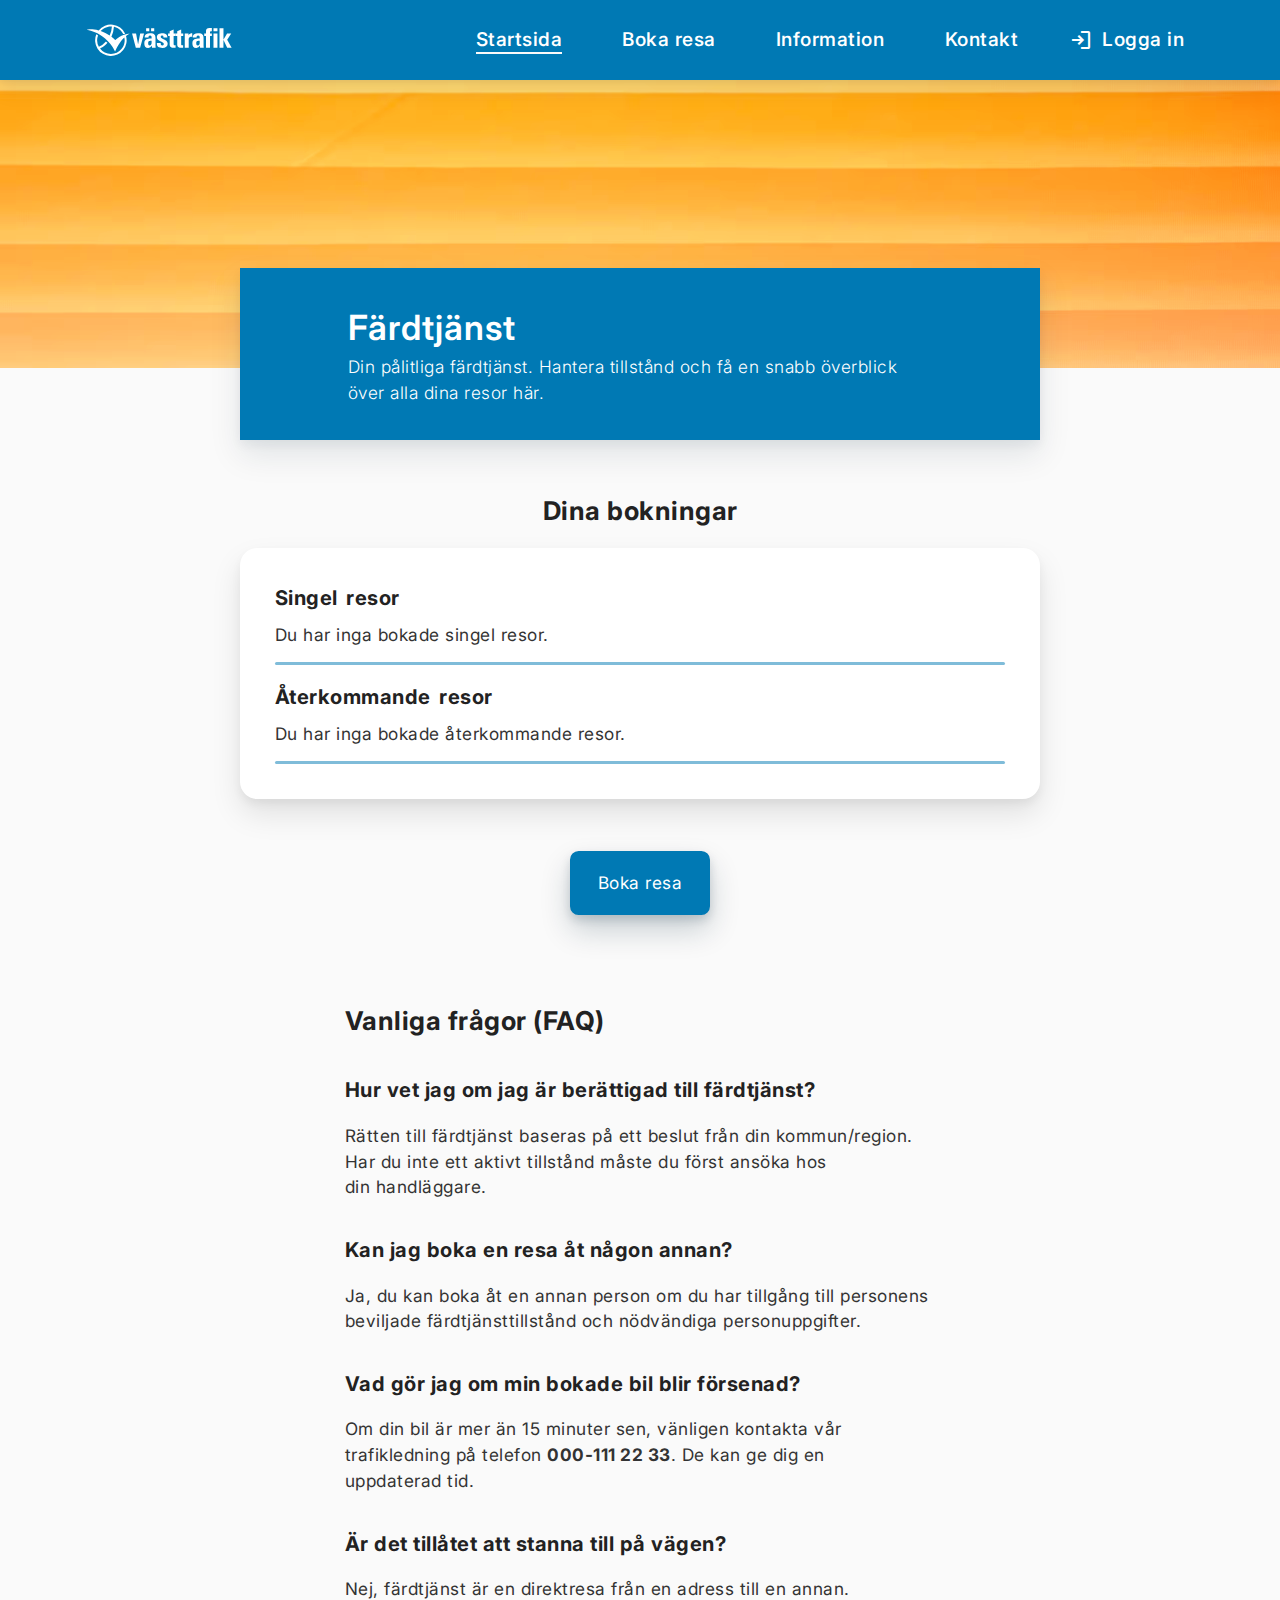
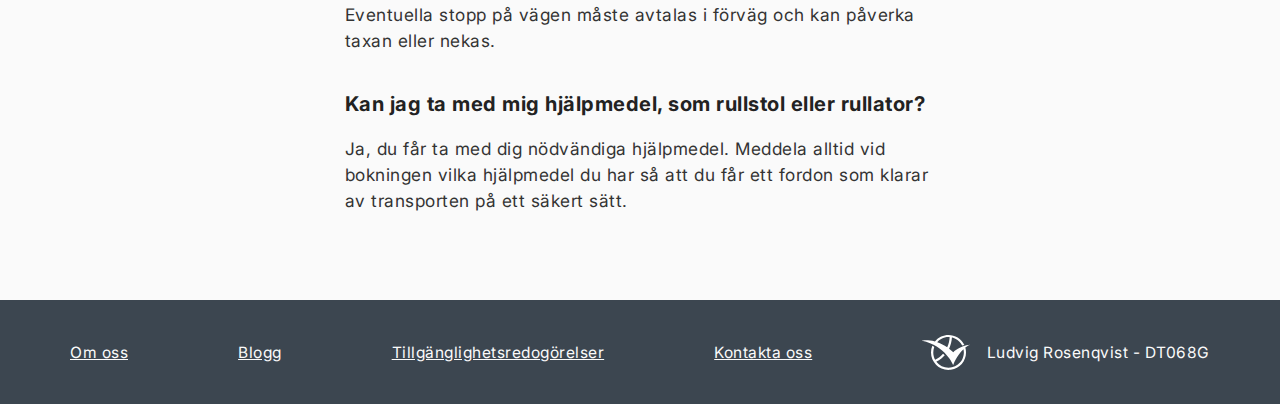
<file: index.html>
<!DOCTYPE html>
<html lang="sv">
<head>
  <meta charset="UTF-8">
  <meta name="viewport" content="width=device-width, initial-scale=1.0">
  <title>Västtrafik: färdtjänst</title>
  <!--CSS & JavaScript-->
  <link rel="stylesheet" href="css/reset.css">
  <link rel="stylesheet" href="css/styles.css">
  <script src="js/main.js" defer></script>
  <!--Favicon-->
  <link rel="icon" type="image/png" href="/bilder/favicon/favicon-96x96.png" sizes="96x96" />
  <link rel="icon" type="image/svg+xml" href="/bilder/favicon/favicon.svg" />
  <link rel="shortcut icon" href="/bilder/favicon/favicon.ico" />
  <link rel="apple-touch-icon" sizes="180x180" href="/bilder/favicon/apple-touch-icon.png" />
  <meta name="apple-mobile-web-app-title" content="Färdtjänst" />
  <link rel="manifest" href="/bilder/favicon/site.webmanifest" />
  <!--Fonts & Icons-->
  <link rel="preconnect" href="https://fonts.googleapis.com">
  <link rel="preconnect" href="https://fonts.gstatic.com" crossorigin>
  <link href="https://fonts.googleapis.com/css2?family=Geist:wght@100..900&family=Inter:ital,opsz,wght@0,14..32,100..900;1,14..32,100..900&family=Roboto:ital,wght@0,100..900;1,100..900&display=swap" rel="stylesheet">
  <link href="https://fonts.googleapis.com/css2?family=Material+Symbols+Outlined" rel="stylesheet" />
</head>
<body>

  <header>
    <div class="header-content">
      <a href="index.html" class="headerImg">
        <img src="bilder/vt-logo-vit-text.svg" alt="Västtrafiks logo">
      </a>
      <nav>
        <button type="button" class="hamburger-button">
          <div class="line line1"></div>
          <div class="line line2"></div>
          <div class="line line3"></div>
        </button>
        <ul>
          <li><a href="index.html" class="nav-active">Startsida</a></li>
          <li><a href="booking.html">Boka resa</a></li>
          <li><a href="information.html">Information</a></li>
          <li><a href="contact.html">Kontakt</a></li>
          <li>
            <button type="button" class="login-button">
              <span class="material-symbols-outlined">login</span>
              <span class="login-text">Logga in</span>
            </button>
          </li>
        </ul>
      </nav>
    </div>
  </header>

  <main>
    <section class="hero-section">
        <picture>
          <source type="image/avif" srcset="bilder/hero-image.avif">
          <source type="image/webp" srcset="bilder/hero-image.webp">
          <img src="bilder/hero-image.jpg" alt="" class="hero-image">
        </picture>
        <div class="hero-content-container">
          <div class="hero-content">
            <h1>Färdtjänst</h1>
            <p>
              Din pålitliga färdtjänst. Hantera tillstånd och få en snabb överblick över alla dina resor här.
            </p>
          </div>
        </div>
      </section>
    <div class="main-content main-content-index">
      <section class="bookings-preview">
        <h2>Dina bokningar</h2>
        <div class="preview-bookings-box">
          <h3>Singel<span class="trip-strings">resor</span></h3>
          <p class="trip-placeholder single-trip-placeholder">Du har inga bokade singel resor.</p>
          <h3 class="recurring-title">Återkommande<span class="trip-strings">resor</span></h3>
          <p class="trip-placeholder recurring-trip-placeholder">Du har inga bokade återkommande resor.</p>
        </div>
      </section>
      <a href="booking.html" class="blue-button link-button">Boka resa</a>
      <section class="faq-section">
        <h2>Vanliga frågor (FAQ)</h2>
        <h3>Hur vet jag om jag är berättigad till färdtjänst?</h3>
        <p>
          Rätten till färdtjänst baseras på ett beslut från din kommun/region. 
          Har du inte ett aktivt tillstånd måste du först ansöka hos din handläggare.
        </p>
        <h3>Kan jag boka en resa åt någon annan?</h3>
        <p>
          Ja, du kan boka åt en annan person om du har tillgång till personens beviljade färdtjänsttillstånd och nödvändiga personuppgifter.
        </p>
        <h3>Vad gör jag om min bokade bil blir försenad?</h3>
        <p>
          Om din bil är mer än 15 minuter sen, vänligen kontakta vår trafikledning på telefon <b class="tel">000-111 22 33</b>. 
          De kan ge dig en uppdaterad tid.
        </p>
        <h3>Är det tillåtet att stanna till på vägen?</h3>
        <p>
          Nej, färdtjänst är en direktresa från en adress till en annan. 
          Eventuella stopp på vägen måste avtalas i förväg och kan påverka taxan eller nekas.
        </p>
        <h3>Kan jag ta med mig hjälpmedel, som rullstol eller rullator?</h3>
        <p>
          Ja, du får ta med dig nödvändiga hjälpmedel. 
          Meddela alltid vid bokningen vilka hjälpmedel du har så att du får ett fordon som klarar av transporten på ett säkert sätt.
        </p>
      </section>
    </div>
  </main>

  <footer>
    <div class="footer-content">
      <nav>
        <ul>
          <li><a href="https://www.vasttrafik.se/om-vasttrafik/vasttrafik-ab/" target="_blank">Om oss</a></li>
          <li><a href="https://www.vasttrafik.se/om-vasttrafik/blogg/" target="_blank">Blogg</a></li>
          <li><a href="tillganglighetsredogorelser.html">Tillgänglighetsredogörelser</a></li>
          <li><a href="contact.html">Kontakta oss</a></li>
          <li>
            <div>
              <a href="index.html"><img src="bilder/vt-logo-vit.svg" alt="Västtrafiks logo"></a>
              <p>Ludvig Rosenqvist - DT068G</p>
            </div>
          </li>
        </ul>
      </nav>
    </div>
  </footer>

  <!--Content from JavaScript-->
  <div class="modal">
    <div class="modal-box">
      <p class="modal-content"></p>
      <button type="button" class="blue-button modal-button">Tillbaka</button>
    </div>
  </div>

</body>
</html>
</file>
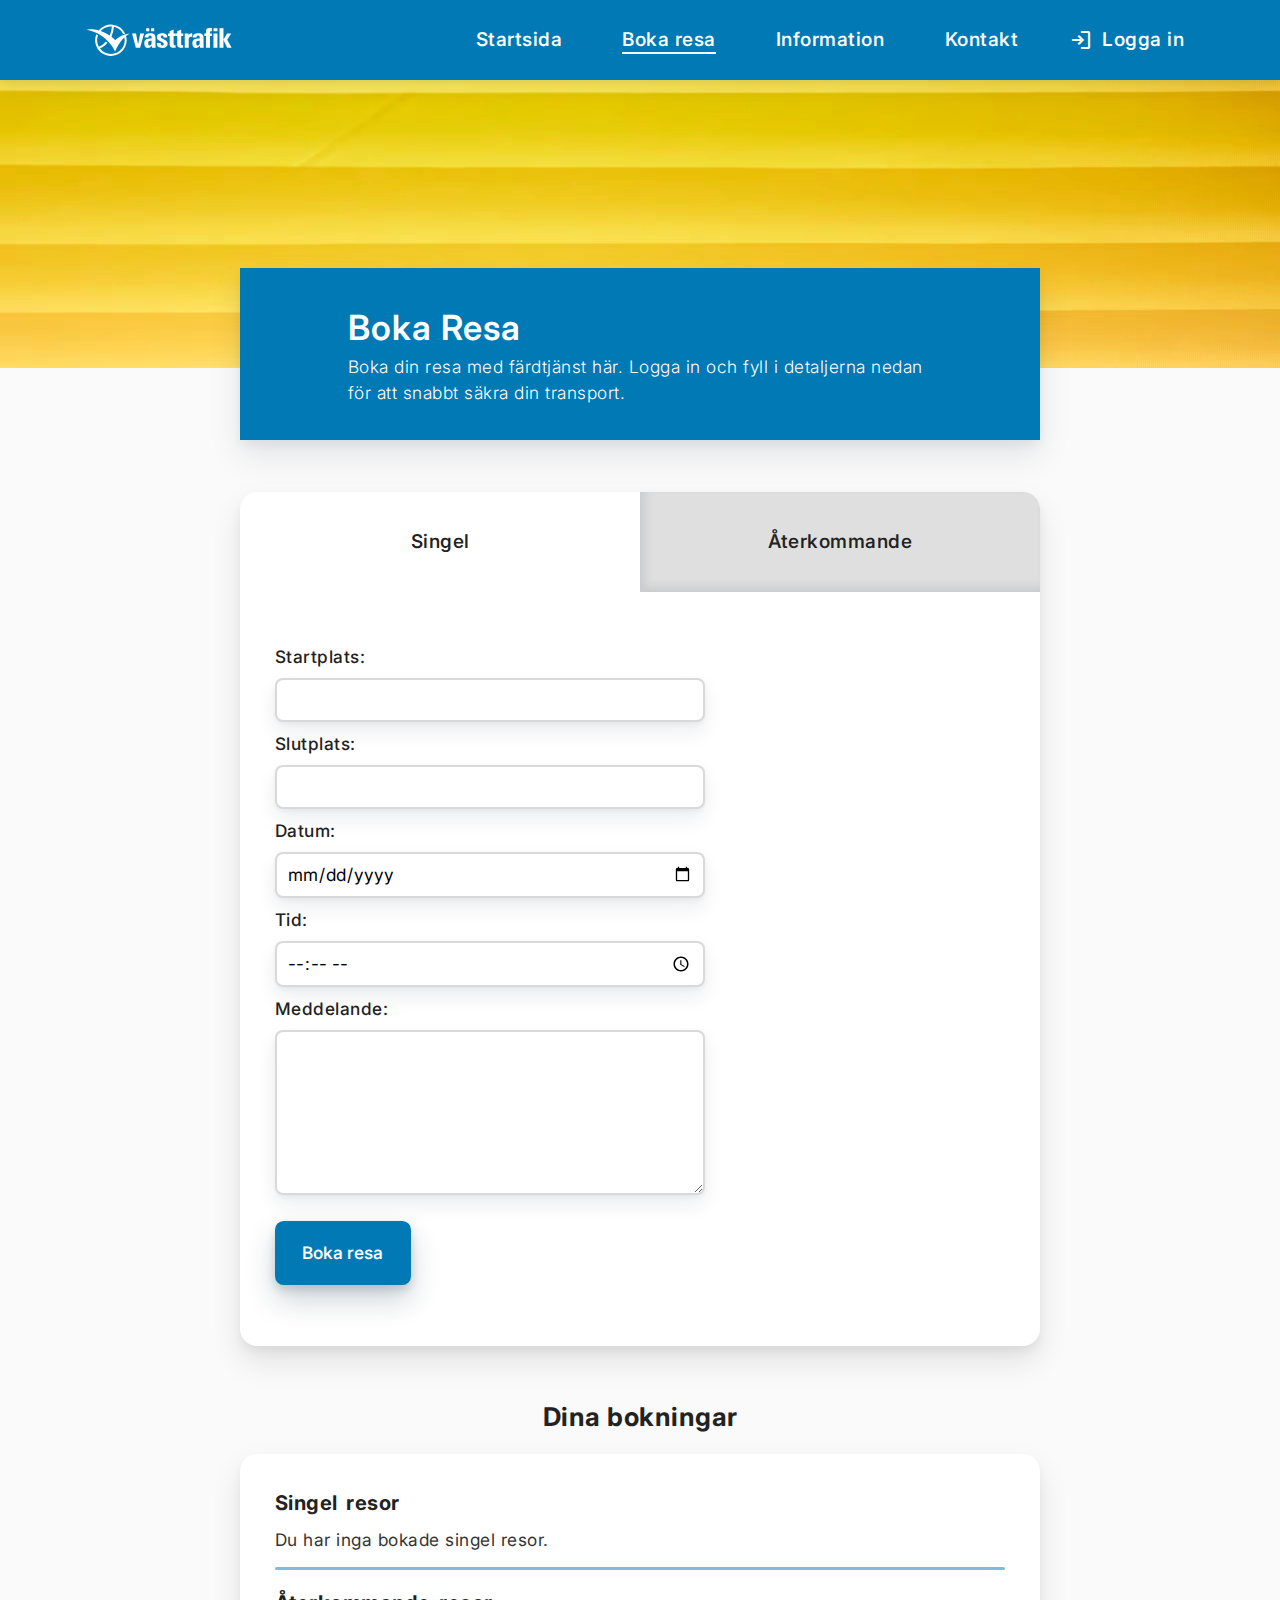
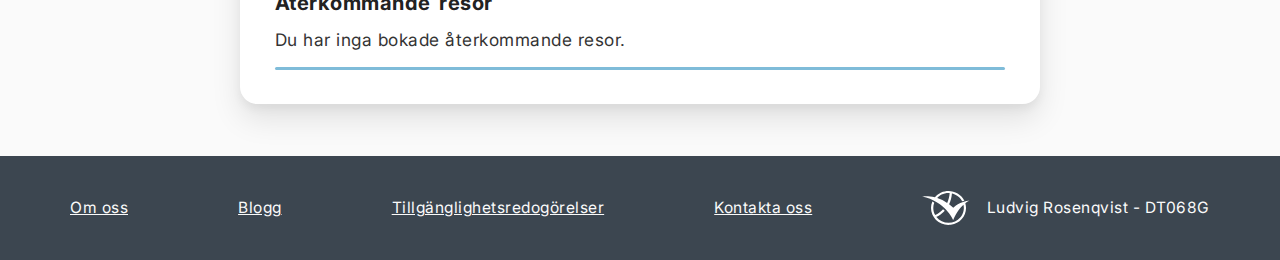
<file: booking.html>
<!DOCTYPE html>
<html lang="sv">
<head>
  <meta charset="UTF-8">
  <meta name="viewport" content="width=device-width, initial-scale=1.0">
  <title>Västtrafik: färdtjänst</title>
  <!--CSS & JavaScript-->
  <link rel="stylesheet" href="css/reset.css">
  <link rel="stylesheet" href="css/styles.css">
  <script src="js/main.js" defer></script>
  <script src="js/booking.js" defer></script>
  <!--Favicon-->
  <link rel="icon" type="image/png" href="/bilder/favicon/favicon-96x96.png" sizes="96x96" />
  <link rel="icon" type="image/svg+xml" href="/bilder/favicon/favicon.svg" />
  <link rel="shortcut icon" href="/bilder/favicon/favicon.ico" />
  <link rel="apple-touch-icon" sizes="180x180" href="/bilder/favicon/apple-touch-icon.png" />
  <meta name="apple-mobile-web-app-title" content="Färdtjänst" />
  <link rel="manifest" href="/bilder/favicon/site.webmanifest" />
  <!--Fonts & Icons-->
  <link rel="preconnect" href="https://fonts.googleapis.com">
  <link rel="preconnect" href="https://fonts.gstatic.com" crossorigin>
  <link href="https://fonts.googleapis.com/css2?family=Geist:wght@100..900&family=Inter:ital,opsz,wght@0,14..32,100..900;1,14..32,100..900&family=Roboto:ital,wght@0,100..900;1,100..900&display=swap" rel="stylesheet">
  <link href="https://fonts.googleapis.com/css2?family=Material+Symbols+Outlined" rel="stylesheet" />
</head>
<body>

  <header>
    <div class="header-content">
      <a href="index.html" class="headerImg">
        <img src="bilder/vt-logo-vit-text.svg" alt="Västtrafiks logo">
      </a>
      <nav>
        <button type="button" class="hamburger-button">
          <div class="line line1"></div>
          <div class="line line2"></div>
          <div class="line line3"></div>
        </button>
        <ul>
          <li><a href="index.html">Startsida</a></li>
          <li><a href="booking.html" class="nav-active">Boka resa</a></li>
          <li><a href="information.html">Information</a></li>
          <li><a href="contact.html">Kontakt</a></li>
          <li>
            <button type="button" class="login-button">
              <span class="material-symbols-outlined">login</span>
              <span class="login-text">Logga in</span>
            </button>
          </li>
        </ul>
      </nav>
    </div>
  </header>

  <main>
    <section class="hero-section">
        <picture>
          <source type="image/avif" srcset="bilder/hero-image.avif">
          <source type="image/webp" srcset="bilder/hero-image.webp">
          <img src="bilder/hero-image.jpg" alt="" class="hero-image hero-image-booking">
        </picture>
        <div class="hero-content-container">
          <div class="hero-content">
            <h1>Boka Resa</h1>
            <p>
              Boka din resa med färdtjänst här. Logga in och fyll i detaljerna nedan för att snabbt säkra din transport.</p>
          </div>
        </div>
      </section>
    <div class="main-content">
      <div class="bookings-box">
        <div class="bookings-box-buttons">
          <button type="button" id="single-trip-button">Singel</button>
          <button type="button" id="recurring-trip-button">Återkommande</button>
        </div>
        <form class="booking-form">
          <label for="start">Startplats:</label>
          <input type="text" name="address" id="start" autocomplete="street-address">
          <label for="end">Slutplats:</label>
          <input type="text" name="address" id="end" autocomplete="street-address">
          <label for="date" class="single-option">Datum:</label>
          <input type="date" name="date" class="single-option" id="date">
          <label for="start-date" class="recurring-option">Startdatum:</label>
          <input type="date" name="start-date" class="recurring-option" id="start-date">
          <fieldset class="recurring-option fieldset-date">
            <legend id="end-date-string">Slutdatum?</legend>
            <label class="end-date-checkbox recurring-option">
              <input type="checkbox" id="end-date-button">
              <span class="material-symbols-outlined end-date-checkbox-box">check</span>
            </label>
            <input type="date" name="end-date" id="end-date">
          </fieldset>
          
          <label for="time">Tid:</label>
          <input type="time" name="time" id="time">
          <fieldset class="recurring-option">
            <legend>Återkommande dagar:</legend>
            <div class="fieldset-days">
              <label class="bookings-checkbox">
                <input type="checkbox" class="checkbox-day" id="m">
                <span class="bookings-checkbox-box">M</span>
              </label>
              <label class="bookings-checkbox">
                <input type="checkbox" class="checkbox-day" id="ti">
                <span class="bookings-checkbox-box">T</span>
              </label>
              <label class="bookings-checkbox">
                <input type="checkbox" class="checkbox-day" id="o">
                <span class="bookings-checkbox-box">O</span>
              </label>
              <label class="bookings-checkbox">
                <input type="checkbox" class="checkbox-day" id="to">
                <span class="bookings-checkbox-box">T</span>
              </label>
              <label class="bookings-checkbox">
                <input type="checkbox" class="checkbox-day" id="f">
                <span class="bookings-checkbox-box">F</span>
              </label>
              <label class="bookings-checkbox">
                <input type="checkbox" class="checkbox-day" id="l">
                <span class="bookings-checkbox-box">L</span>
              </label>
              <label class="bookings-checkbox">
                <input type="checkbox" class="checkbox-day" id="s">
                <span class="bookings-checkbox-box">S</span>
              </label>
            </div>
          </fieldset>
              
          <label for="booking-textarea">Meddelande:</label>
          <textarea name="textarea" id="booking-textarea"></textarea>
          <button type="submit" class="blue-button" id="book-trip-button">Boka resa</button>
          <div class="error-list"></div>
        </form>
      </div>

      <section class="bookings-preview">
        <h2>Dina bokningar</h2>
        <div class="preview-bookings-box">
          <h3>Singel<span class="trip-strings">resor</span></h3>
          <p class="trip-placeholder single-trip-placeholder">Du har inga bokade singel resor.</p>
          <h3 class="recurring-title">Återkommande<span class="trip-strings">resor</span></h3>
          <p class="trip-placeholder recurring-trip-placeholder">Du har inga bokade återkommande resor.</p>
        </div>
      </section>
    </div>

      
  </main>

  <footer>
    <div class="footer-content">
      <nav>
        <ul>
          <li><a href="https://www.vasttrafik.se/om-vasttrafik/vasttrafik-ab/" target="_blank">Om oss</a></li>
          <li><a href="https://www.vasttrafik.se/om-vasttrafik/blogg/" target="_blank">Blogg</a></li>
          <li><a href="tillganglighetsredogorelser.html">Tillgänglighetsredogörelser</a></li>
          <li><a href="contact.html">Kontakta oss</a></li>
          <li>
            <div>
              <a href="index.html"><img src="bilder/vt-logo-vit.svg" alt="Västtrafiks logo"></a>
              <p>Ludvig Rosenqvist - DT068G</p>
            </div>
          </li>
        </ul>
      </nav>
    </div>
  </footer>

  <!--Modal structure-->
  <div class="modal">
    <div class="modal-box">
      <p class="modal-content"></p>
      <button type="button" class="blue-button modal-button">Tillbaka</button>
    </div>
  </div>
</body>
</html>
</file>
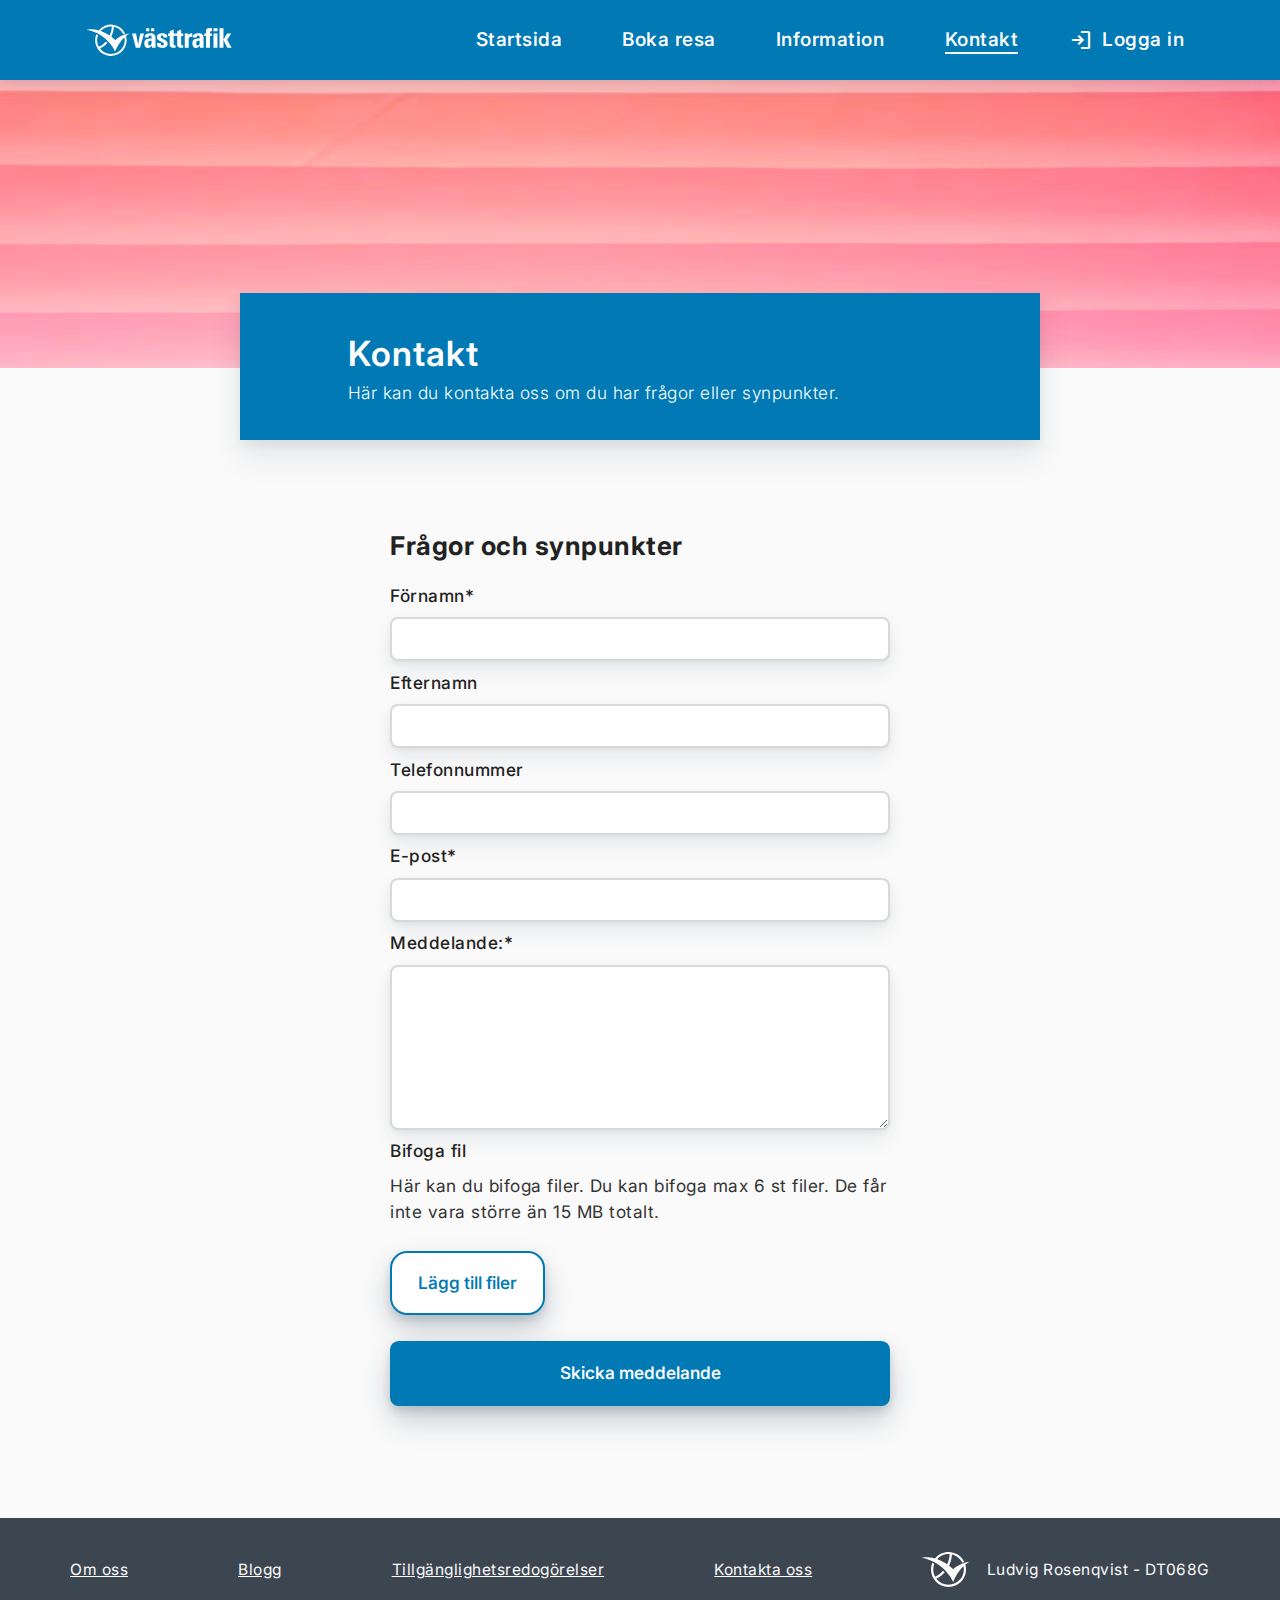
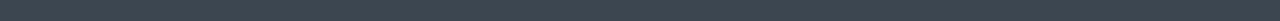
<file: contact.html>
<!DOCTYPE html>
<html lang="sv">
<head>
  <meta charset="UTF-8">
  <meta name="viewport" content="width=device-width, initial-scale=1.0">
  <title>Västtrafik: färdtjänst</title>
  <!--CSS & JavaScript-->
  <link rel="stylesheet" href="css/reset.css">
  <link rel="stylesheet" href="css/styles.css">
  <script src="js/main.js" defer></script>
  <!--Favicon-->
  <link rel="icon" type="image/png" href="/bilder/favicon/favicon-96x96.png" sizes="96x96" />
  <link rel="icon" type="image/svg+xml" href="/bilder/favicon/favicon.svg" />
  <link rel="shortcut icon" href="/bilder/favicon/favicon.ico" />
  <link rel="apple-touch-icon" sizes="180x180" href="/bilder/favicon/apple-touch-icon.png" />
  <meta name="apple-mobile-web-app-title" content="Färdtjänst" />
  <link rel="manifest" href="/bilder/favicon/site.webmanifest" />
  <!--Fonts & Icons-->
  <link rel="preconnect" href="https://fonts.googleapis.com">
  <link rel="preconnect" href="https://fonts.gstatic.com" crossorigin>
  <link href="https://fonts.googleapis.com/css2?family=Geist:wght@100..900&family=Inter:ital,opsz,wght@0,14..32,100..900;1,14..32,100..900&family=Roboto:ital,wght@0,100..900;1,100..900&display=swap" rel="stylesheet">
  <link href="https://fonts.googleapis.com/css2?family=Material+Symbols+Outlined" rel="stylesheet" />
</head>
<body>

  <header>
    <div class="header-content">
      <a href="index.html" class="headerImg">
        <img src="bilder/vt-logo-vit-text.svg" alt="Västtrafiks logo">
      </a>
      <nav>
        <button type="button" class="hamburger-button">
          <div class="line line1"></div>
          <div class="line line2"></div>
          <div class="line line3"></div>
        </button>
        <ul>
          <li><a href="index.html">Startsida</a></li>
          <li><a href="booking.html">Boka resa</a></li>
          <li><a href="information.html">Information</a></li>
          <li><a href="contact.html" class="nav-active">Kontakt</a></li>
          <li>
            <button type="button" class="login-button">
              <span class="material-symbols-outlined">login</span>
              <span class="login-text">Logga in</span>
            </button>
          </li>
        </ul>
      </nav>
    </div>
  </header>

  <main>
    <section class="hero-section">
        <picture>
          <source type="image/avif" srcset="bilder/hero-image.avif">
          <source type="image/webp" srcset="bilder/hero-image.webp">
          <img src="bilder/hero-image.jpg" alt="" class="hero-image hero-image-contact">
        </picture>
        <div class="hero-content-container">
          <div class="hero-content">
            <h1>Kontakt</h1>
            <p>
              Här kan du kontakta oss om du har frågor eller synpunkter.</p>
          </div>
        </div>
      </section>
    <div class="main-content main-content-contact">
      <section class="contact-form-container">
        <h2>Frågor och synpunkter</h2>
        <form class="contact-form">
          <label for="first-name">Förnamn*</label>
          <input type="text" name="first-name"  id="first-name" autocomplete="given-name">
          <label for="surname">Efternamn</label>
          <input type="text" name="surname" id="surname" autocomplete="family-name">
          <label for="tel">Telefonnummer</label>
          <input type="tel" name="tel" id="tel" autocomplete="tel">
          <label for="email">E-post*</label>
          <input type="email" name="email" id="email" autocomplete="email">
          <label for="contact-textarea">Meddelande:*</label>
          <textarea name="textarea" id="contact-textarea"></textarea>
          <label for="form-file-button">Bifoga fil</label>
          <p>Här kan du bifoga filer. Du kan bifoga max 6 st filer. De får inte vara större än 15 MB totalt.</p>
          <button type="button" class="white-button" id="form-file-button">
            Lägg till filer
          </button>
          <button type="submit" class="blue-button" id="form-submit-button">Skicka meddelande</button>
          <div class="error-list"></div>
        </form>
      </section>
    </div>
  </main>

  <footer>
    <div class="footer-content">
      <nav>
        <ul>
          <li><a href="https://www.vasttrafik.se/om-vasttrafik/vasttrafik-ab/" target="_blank">Om oss</a></li>
          <li><a href="https://www.vasttrafik.se/om-vasttrafik/blogg/" target="_blank">Blogg</a></li>
          <li><a href="tillganglighetsredogorelser.html">Tillgänglighetsredogörelser</a></li>
          <li><a href="contact.html">Kontakta oss</a></li>
          <li>
            <div>
              <a href="index.html"><img src="bilder/vt-logo-vit.svg" alt="Västtrafiks logo"></a>
              <p>Ludvig Rosenqvist - DT068G</p>
            </div>
          </li>
        </ul>
      </nav>
    </div>
  </footer>

  <!--Content from JavaScript-->
  <div class="modal">
    <div class="modal-box">
      <p class="modal-content"></p>
      <button type="button" class="blue-button modal-button">Tillbaka</button>
    </div>
  </div>

</body>
</html>
</file>
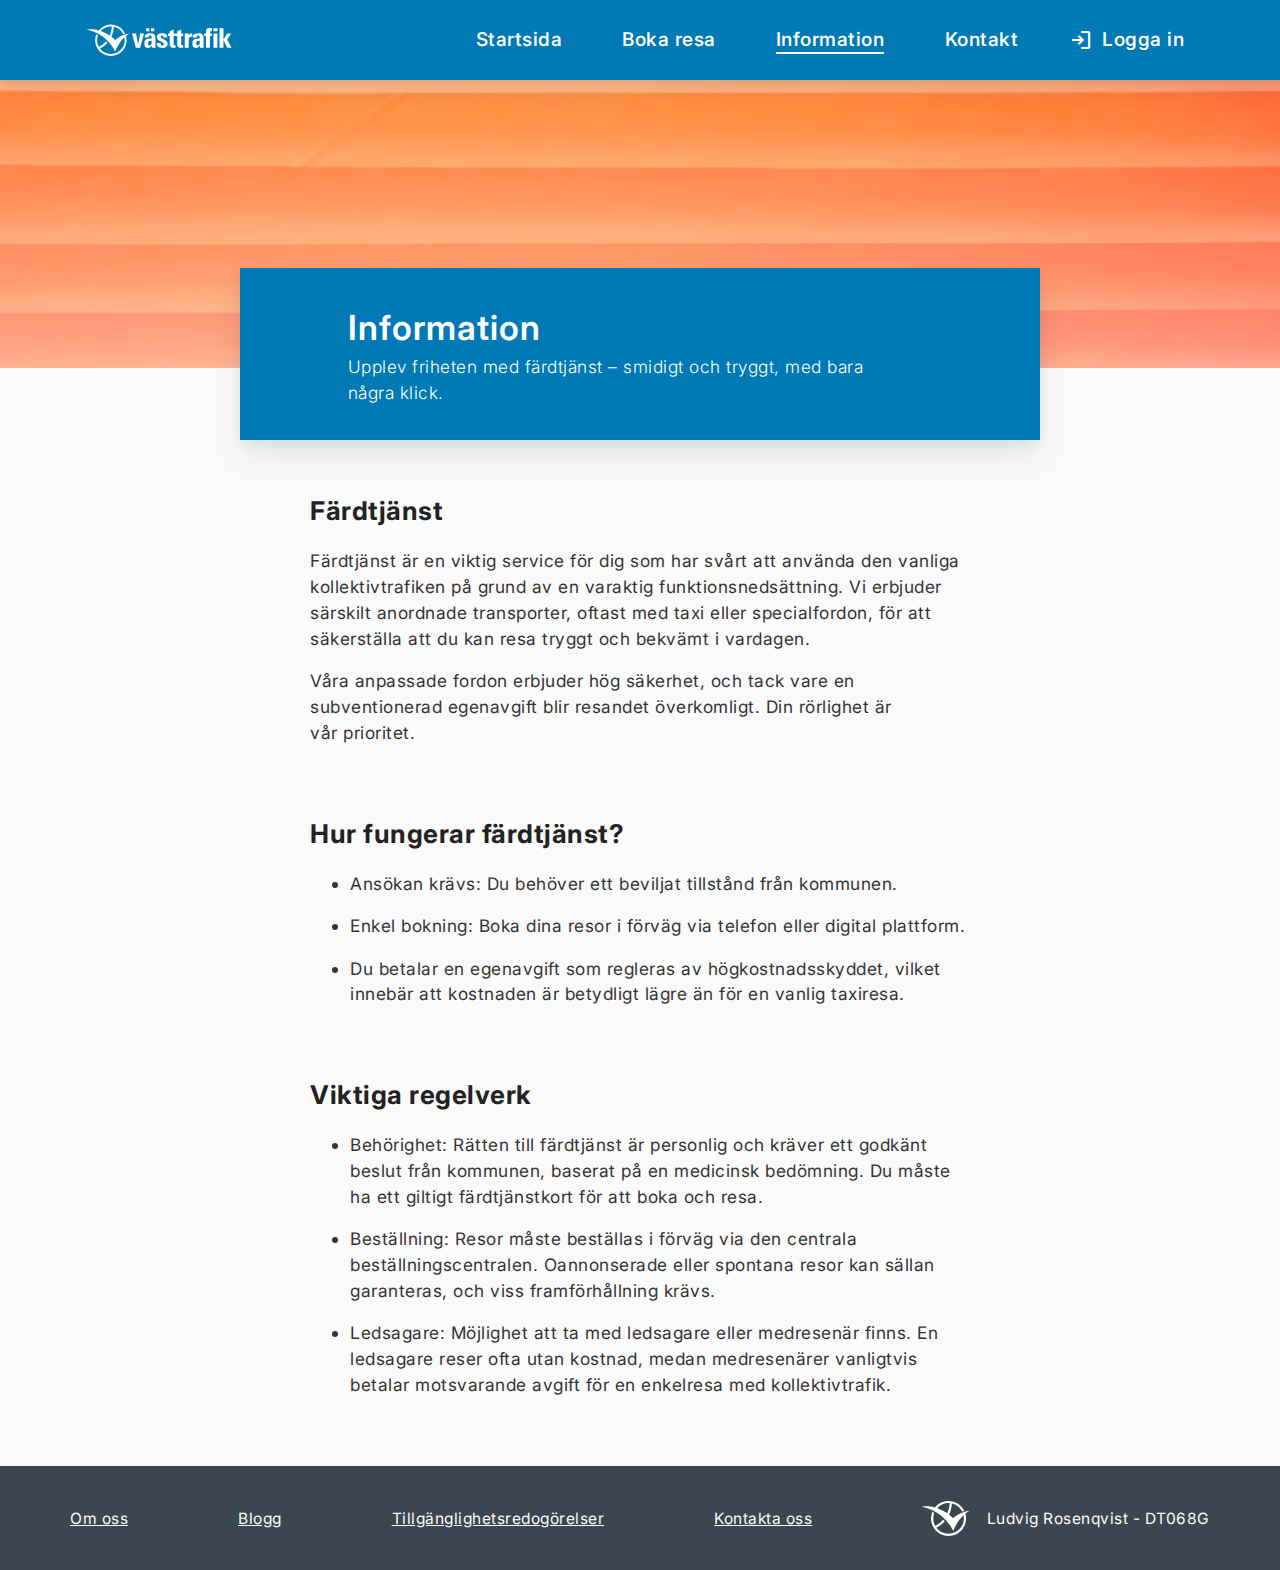
<file: information.html>
<!DOCTYPE html>
<html lang="sv">
<head>
  <meta charset="UTF-8">
  <meta name="viewport" content="width=device-width, initial-scale=1.0">
  <title>Västtrafik: information</title>
  <!--CSS & JavaScript-->
  <link rel="stylesheet" href="css/reset.css">
  <link rel="stylesheet" href="css/styles.css">
  <script src="js/main.js" defer></script>
  <!--Favicon-->
  <link rel="icon" type="image/png" href="/bilder/favicon/favicon-96x96.png" sizes="96x96" />
  <link rel="icon" type="image/svg+xml" href="/bilder/favicon/favicon.svg" />
  <link rel="shortcut icon" href="/bilder/favicon/favicon.ico" />
  <link rel="apple-touch-icon" sizes="180x180" href="/bilder/favicon/apple-touch-icon.png" />
  <meta name="apple-mobile-web-app-title" content="Färdtjänst" />
  <link rel="manifest" href="/bilder/favicon/site.webmanifest" />
  <!--Fonts & Icons-->
  <link rel="preconnect" href="https://fonts.googleapis.com">
  <link rel="preconnect" href="https://fonts.gstatic.com" crossorigin>
  <link href="https://fonts.googleapis.com/css2?family=Geist:wght@100..900&family=Inter:ital,opsz,wght@0,14..32,100..900;1,14..32,100..900&family=Roboto:ital,wght@0,100..900;1,100..900&display=swap" rel="stylesheet">
  <link href="https://fonts.googleapis.com/css2?family=Material+Symbols+Outlined" rel="stylesheet" />
</head>
<body>

  <header>
    <div class="header-content">
      <a href="index.html" class="headerImg">
        <img src="bilder/vt-logo-vit-text.svg" alt="Västtrafiks logo">
      </a>
      <nav>
        <button type="button" class="hamburger-button">
          <span class="line line1"></span>
          <span class="line line2"></span>
          <span class="line line3"></span>
        </button>
        <ul>
          <li><a href="index.html">Startsida</a></li>
          <li><a href="booking.html">Boka resa</a></li>
          <li><a href="information.html" class="nav-active">Information</a></li>
          <li><a href="contact.html">Kontakt</a></li>
          <li>
            <button type="button" class="login-button">
              <span class="material-symbols-outlined">login</span>
              <span class="login-text">Logga in</span>
            </button>
          </li>
        </ul>
      </nav>
    </div>
  </header>

  <main>
    <section class="hero-section">
        <picture>
          <source type="image/avif" srcset="bilder/hero-image.avif">
          <source type="image/webp" srcset="bilder/hero-image.webp">
          <img src="bilder/hero-image.jpg" alt="" class="hero-image hero-image-information">
        </picture>
        <div class="hero-content-container">
          <div class="hero-content">
            <h1>Information</h1>
            <p>
              Upplev friheten med färdtjänst – smidigt och tryggt, med bara några klick.
            </p>
          </div>
        </div>
      </section>
    <div class="main-content main-content-information">
      <section>
        <h2>Färdtjänst</h2>
        <p>
          Färdtjänst är en viktig service för dig som har svårt att använda den vanliga kollektivtrafiken på grund av en varaktig funktionsnedsättning. 
          Vi erbjuder särskilt anordnade transporter, oftast med taxi eller specialfordon, 
          för att säkerställa att du kan resa tryggt och bekvämt i vardagen.
        </p>
        <p>
          Våra anpassade fordon erbjuder hög säkerhet, 
          och tack vare en subventionerad egenavgift blir resandet överkomligt. 
          Din rörlighet är vår prioritet.
        </p>
      </section>
      <section>
        <h2>Hur fungerar färdtjänst?</h2>
        <ul>
          <li>Ansökan krävs: Du behöver ett beviljat tillstånd från kommunen.</li>
          <li>Enkel bokning: Boka dina resor i förväg via telefon eller digital plattform.</li>
          <li>
            Du betalar en egenavgift som regleras av högkostnadsskyddet, 
            vilket innebär att kostnaden är betydligt lägre än för en vanlig taxiresa.
          </li>
        </ul>
      </section>
      <section>
        <h2>Viktiga regelverk</h2>
        <ul>
          <li>
            Behörighet: Rätten till färdtjänst är personlig och kräver ett godkänt beslut från kommunen, 
            baserat på en medicinsk bedömning. Du måste ha ett giltigt färdtjänstkort för att boka och resa.
          </li>
          <li>
            Beställning: Resor måste beställas i förväg via den centrala beställningscentralen. 
            Oannonserade eller spontana resor kan sällan garanteras, och viss framförhållning krävs.
          </li>
          <li>
            Ledsagare: Möjlighet att ta med ledsagare eller medresenär finns. 
            En ledsagare reser ofta utan kostnad, medan medresenärer vanligtvis betalar motsvarande avgift för en enkelresa med kollektivtrafik.
          </li>
        </ul>
      </section>
    </div>
  </main>

  <footer>
    <div class="footer-content">
      <nav>
        <ul>
          <li><a href="https://www.vasttrafik.se/om-vasttrafik/vasttrafik-ab/" target="_blank">Om oss</a></li>
          <li><a href="https://www.vasttrafik.se/om-vasttrafik/blogg/" target="_blank">Blogg</a></li>
          <li><a href="tillganglighetsredogorelser.html">Tillgänglighetsredogörelser</a></li>
          <li><a href="contact.html">Kontakta oss</a></li>
          <li>
            <div>
              <a href="index.html"><img src="bilder/vt-logo-vit.svg" alt="Västtrafiks logo"></a>
              <p>Ludvig Rosenqvist - DT068G</p>
            </div>
          </li>
        </ul>
      </nav>
    </div>
  </footer>

  <!--Content from JavaScript-->
  <div class="modal">
    <div class="modal-box">
      <p class="modal-content"></p>
      <button type="button" class="blue-button modal-button">Tillbaka</button>
    </div>
  </div>

</body>
</html>
</file>
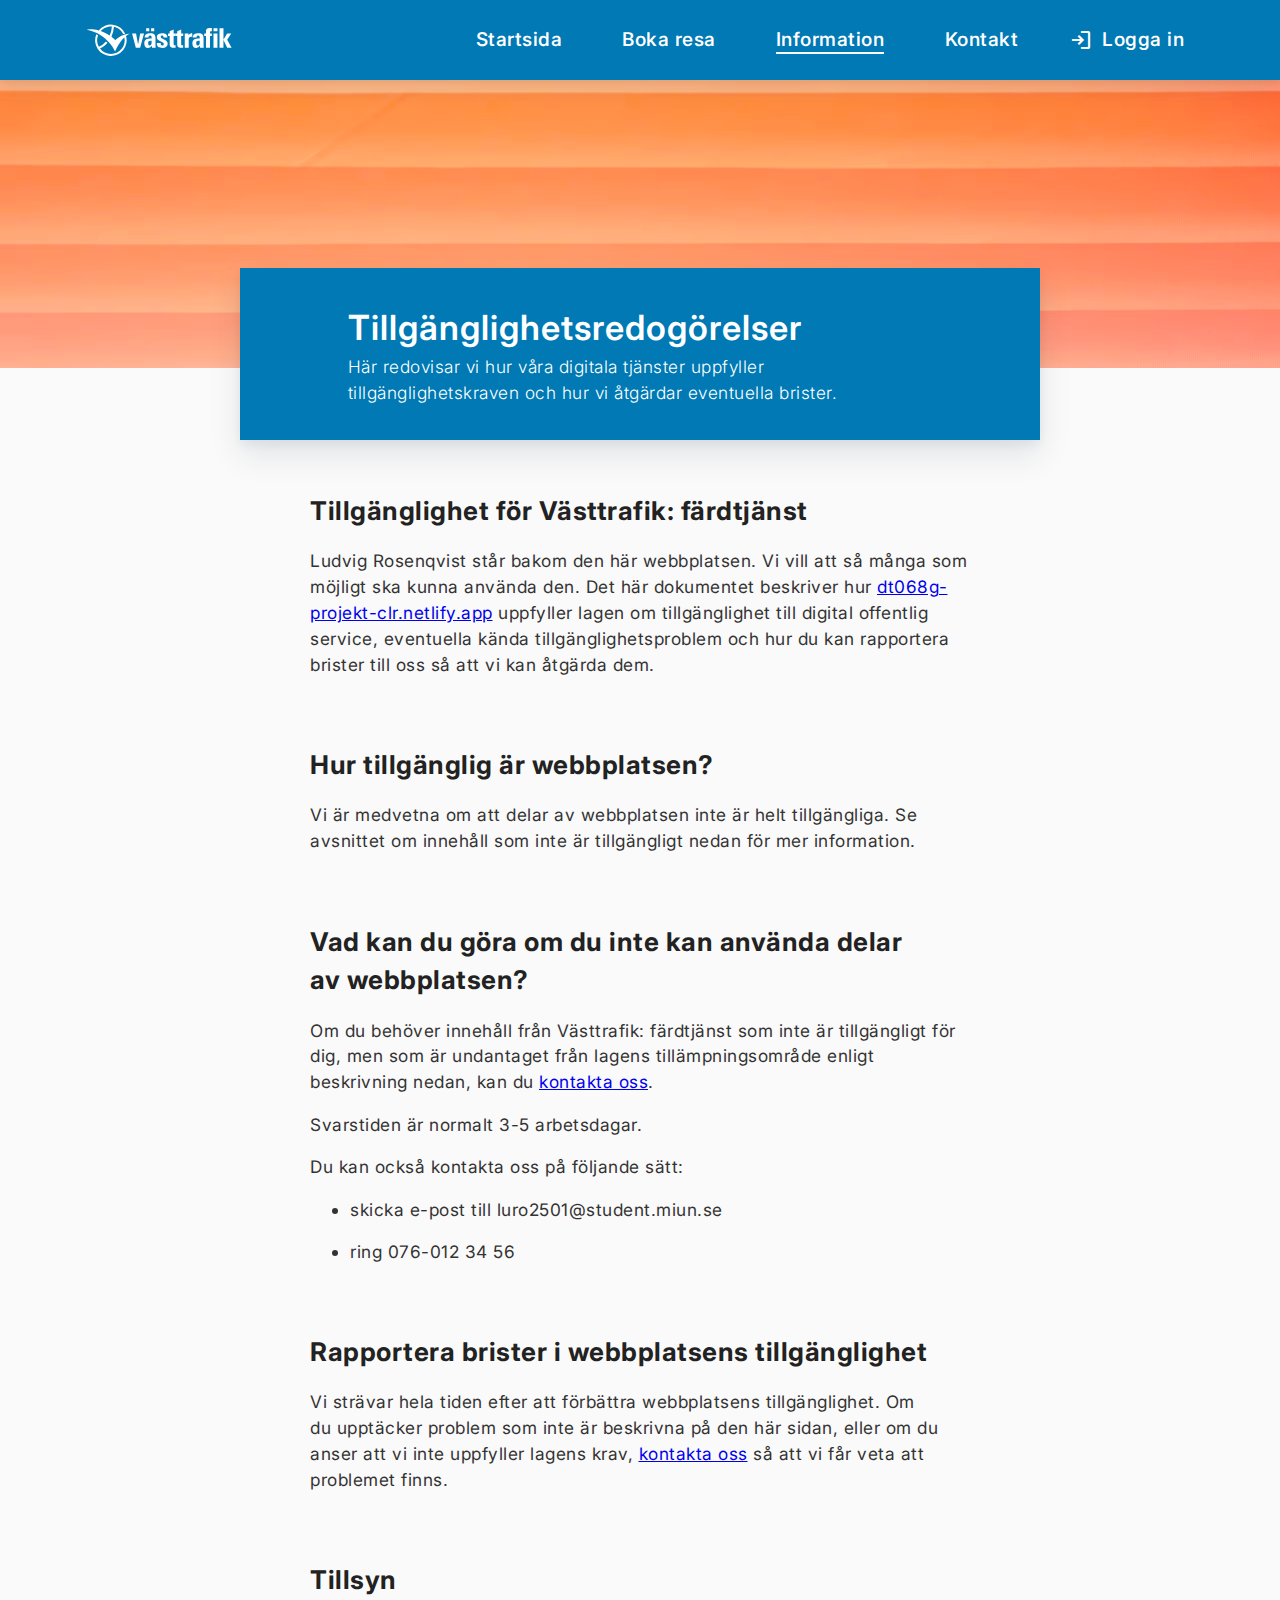
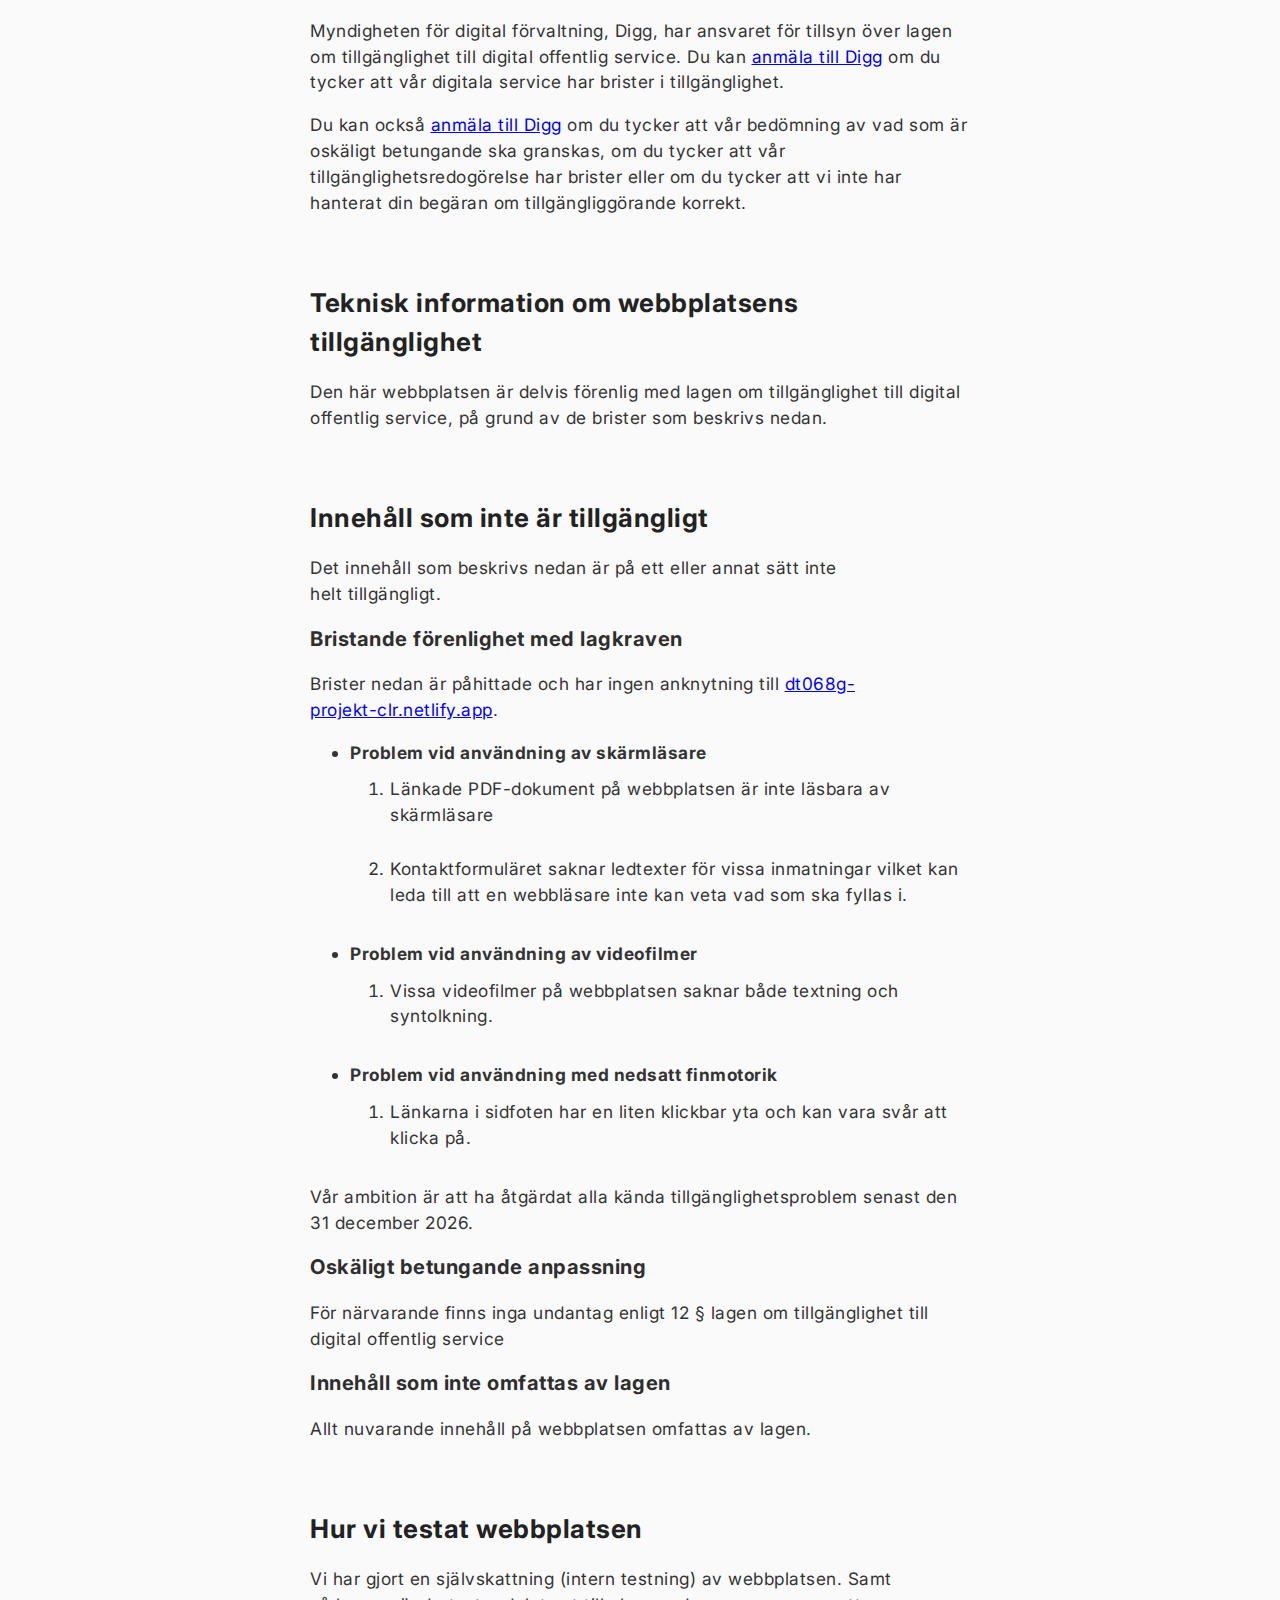
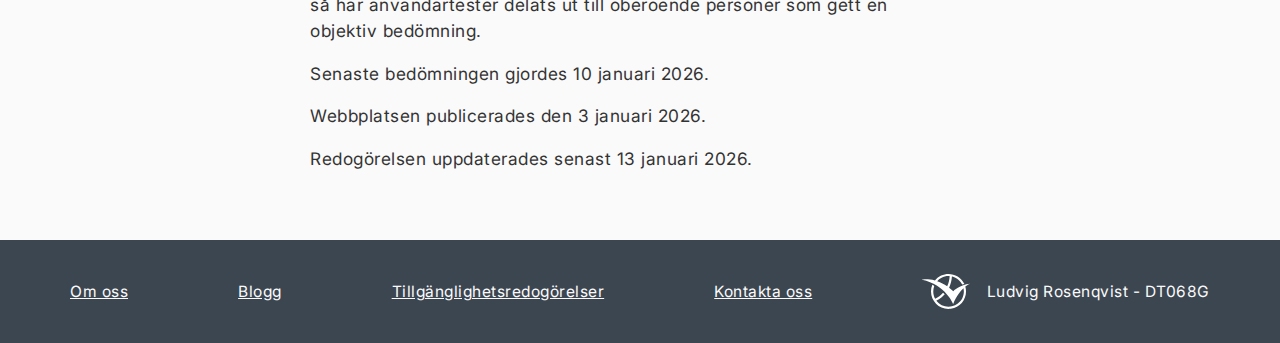
<file: tillganglighetsredogorelser.html>
<!DOCTYPE html>
<html lang="sv">
<head>
  <meta charset="UTF-8">
  <meta name="viewport" content="width=device-width, initial-scale=1.0">
  <title>Västtrafik: tillgänglighetsredogörelser</title>
  <!--CSS & JavaScript-->
  <link rel="stylesheet" href="css/reset.css">
  <link rel="stylesheet" href="css/styles.css">
  <script src="js/main.js" defer></script>
  <!--Favicon-->
  <link rel="icon" type="image/png" href="/bilder/favicon/favicon-96x96.png" sizes="96x96" />
  <link rel="icon" type="image/svg+xml" href="/bilder/favicon/favicon.svg" />
  <link rel="shortcut icon" href="/bilder/favicon/favicon.ico" />
  <link rel="apple-touch-icon" sizes="180x180" href="/bilder/favicon/apple-touch-icon.png" />
  <meta name="apple-mobile-web-app-title" content="Färdtjänst" />
  <link rel="manifest" href="/bilder/favicon/site.webmanifest" />
  <!--Fonts & Icons-->
  <link rel="preconnect" href="https://fonts.googleapis.com">
  <link rel="preconnect" href="https://fonts.gstatic.com" crossorigin>
  <link href="https://fonts.googleapis.com/css2?family=Geist:wght@100..900&family=Inter:ital,opsz,wght@0,14..32,100..900;1,14..32,100..900&family=Roboto:ital,wght@0,100..900;1,100..900&display=swap" rel="stylesheet">
  <link href="https://fonts.googleapis.com/css2?family=Material+Symbols+Outlined" rel="stylesheet" />
</head>
<body>

  <header>
    <div class="header-content">
      <a href="index.html" class="headerImg">
        <img src="bilder/vt-logo-vit-text.svg" alt="Västtrafiks logo">
      </a>
      <nav>
        <button type="button" class="hamburger-button">
          <span class="line line1"></span>
          <span class="line line2"></span>
          <span class="line line3"></span>
        </button>
        <ul>
          <li><a href="index.html">Startsida</a></li>
          <li><a href="booking.html">Boka resa</a></li>
          <li><a href="information.html" class="nav-active">Information</a></li>
          <li><a href="contact.html">Kontakt</a></li>
          <li>
            <button type="button" class="login-button">
              <span class="material-symbols-outlined">login</span>
              <span class="login-text">Logga in</span>
            </button>
          </li>
        </ul>
      </nav>
    </div>
  </header>

  <main>
    <section class="hero-section">
        <picture>
          <source type="image/avif" srcset="bilder/hero-image.avif">
          <source type="image/webp" srcset="bilder/hero-image.webp">
          <img src="bilder/hero-image.jpg" alt="" class="hero-image hero-image-information">
        </picture>
        <div class="hero-content-container">
          <div class="hero-content">
            <h1>Tillgänglighetsredogörelser</h1>
            <p>
              Här redovisar vi hur våra digitala tjänster uppfyller tillgänglighetskraven och hur vi åtgärdar eventuella brister.
            </p>
          </div>
        </div>
      </section>
    <div class="main-content main-content-information main-content-tillganglighet">
      <section>
        <h2>Tillgänglighet för Västtrafik: färdtjänst</h2>
        <p>
          Ludvig Rosenqvist står bakom den här webbplatsen. 
          Vi vill att så många som möjligt ska kunna använda den. 
          Det här dokumentet beskriver hur <a href="index.html">dt068g-projekt-clr.netlify.app</a> uppfyller lagen om tillgänglighet till digital offentlig service, 
          eventuella kända tillgänglighetsproblem och hur du kan rapportera brister till oss så att vi kan åtgärda dem.
        </p>
      </section>
      <section>
        <h2>Hur tillgänglig är webbplatsen?</h2>
        <p>
          Vi är medvetna om att delar av webbplatsen inte är helt tillgängliga. 
          Se avsnittet om innehåll som inte är tillgängligt nedan för mer information.
        </p>
      </section>
      <section>
        <h2>Vad kan du göra om du inte kan använda delar av webbplatsen?</h2>
        <p>
          Om du behöver innehåll från Västtrafik: färdtjänst som inte är tillgängligt för dig, 
          men som är undantaget från lagens tillämpningsområde enligt beskrivning nedan, kan du 
          <a href="contact.html">kontakta oss</a>.
        </p>
        <p>
          Svarstiden är normalt 3-5 arbetsdagar.
        </p>
        <p>
          Du kan också kontakta oss på följande sätt:
        </p>
        <ul>
          <li>skicka e-post till luro2501@student.miun.se</li>
          <li>ring 076-012 34 56</li>
        </ul>
      </section>
      <section>
        <h2>Rapportera brister i webbplatsens tillgänglighet</h2>
        <p>
          Vi strävar hela tiden efter att förbättra webbplatsens tillgänglighet. 
          Om du upptäcker problem som inte är beskrivna på den här sidan, 
          eller om du anser att vi inte uppfyller lagens krav, 
          <a href="contact.html">kontakta oss</a> så att vi får veta att problemet finns.
        </p>
      </section>
      <section>
        <h2>Tillsyn</h2>
        <p>
          Myndigheten för digital förvaltning, 
          Digg, har ansvaret för tillsyn över lagen om tillgänglighet till digital offentlig service. 
          Du kan <a href="https://www.digg.se/tdosanmalan">anmäla till Digg</a> om du tycker att vår 
          digitala service har brister i tillgänglighet.
        </p>
        <p>
          Du kan också <a href="https://www.digg.se/tdosanmalan">anmäla till Digg</a> om du tycker 
          att vår bedömning av vad som är oskäligt betungande ska granskas, 
          om du tycker att vår tillgänglighetsredogörelse har brister eller 
          om du tycker att vi inte har hanterat din begäran om tillgängliggörande korrekt.
        </p>
      </section>
      <section>
        <h2>Teknisk information om webbplatsens tillgänglighet</h2>
        <p>
          Den här webbplatsen är delvis förenlig med lagen om tillgänglighet till digital offentlig service, på grund av de brister som beskrivs nedan.
        </p>
      </section>
      <section>
        <h2>Innehåll som inte är tillgängligt</h2>
        <p>
          Det innehåll som beskrivs nedan är på ett eller annat sätt inte helt tillgängligt.
        </p>
        <h3>Bristande förenlighet med lagkraven</h3>
        <p>
          Brister nedan är påhittade och har ingen anknytning till <a href="index.html">dt068g-projekt-clr.netlify.app</a>.
        </p>
        <ul>
          <li>
            <b>Problem vid användning av skärmläsare</b>
            <ol>
              <li>Länkade PDF-dokument på webbplatsen är inte läsbara av skärmläsare</li>
              <li>Kontaktformuläret saknar ledtexter för vissa inmatningar vilket kan leda till att en webbläsare inte kan veta vad som ska fyllas i.</li>
            </ol>
          </li>
          <li>
            <b>Problem vid användning av videofilmer</b>
            <ol>
              <li>Vissa videofilmer på webbplatsen saknar både textning och syntolkning.</li>
            </ol>
          </li>
          <li>
            <b>Problem vid användning med nedsatt finmotorik</b>
            <ol>
              <li>Länkarna i sidfoten har en liten klickbar yta och kan vara svår att klicka på.</li>
            </ol>
          </li>
        </ul>
        <p>
          Vår ambition är att ha åtgärdat alla kända tillgänglighetsproblem senast den 31 december 2026.
        </p>
        <h3>Oskäligt betungande anpassning</h3>
        <p>
          För närvarande finns inga undantag enligt 12 § lagen om tillgänglighet till digital offentlig service
        </p>
        <h3>Innehåll som inte omfattas av lagen</h3>
        <p>
          Allt nuvarande innehåll på webbplatsen omfattas av lagen.
        </p>
      </section>
      <section>
        <h2>Hur vi testat webbplatsen</h2>
        <p>
          Vi har gjort en självskattning (intern testning) av webbplatsen. 
          Samt så har användartester delats ut till oberoende personer som gett en objektiv bedömning.
        </p>
        <p>
          Senaste bedömningen gjordes 10 januari 2026.
        </p>
        <p>
          Webbplatsen publicerades den 3 januari 2026.
        </p>
        <p>
          Redogörelsen uppdaterades senast 13 januari 2026.
        </p>
      </section>
    </div>
  </main>

  <footer>
    <div class="footer-content">
      <nav>
        <ul>
          <li><a href="https://www.vasttrafik.se/om-vasttrafik/vasttrafik-ab/" target="_blank">Om oss</a></li>
          <li><a href="https://www.vasttrafik.se/om-vasttrafik/blogg/" target="_blank">Blogg</a></li>
          <li><a href="tillganglighetsredogorelser.html">Tillgänglighetsredogörelser</a></li>
          <li><a href="contact.html">Kontakta oss</a></li>
          <li>
            <div>
              <a href="index.html"><img src="bilder/vt-logo-vit.svg" alt="Västtrafiks logo"></a>
              <p>Ludvig Rosenqvist - DT068G</p>
            </div>
          </li>
        </ul>
      </nav>
    </div>
  </footer>

  <!--Content from JavaScript-->
  <div class="modal">
    <div class="modal-box">
      <p class="modal-content"></p>
      <button type="button" class="blue-button modal-button">Tillbaka</button>
    </div>
  </div>

</body>
</html>
</file>
<file: css/styles.css>
:root {
  font-size: clamp(1rem, 0.1vw + 1rem, 1.125rem);
  letter-spacing: 0.5px;
}

body{
  font-family: "Inter", sans-serif;
  min-height: 100svh;
  display: grid;
  grid-template-rows: auto 1fr auto;
  background-color: #FAFAFA;
  color: #333333;
}

.header-content, .main-content, .footer-content{
  max-width: 1140px;
  margin: auto;
}

.main-content{
  display: grid;
  justify-items: center;
  gap: 3rem;
  margin: 3rem auto;
}

.main-content h2, .main-content h3{
  color: #222222;
}

.material-symbols-outlined{
  margin: 0 0.5rem;
  vertical-align: middle;
}

ol{
  display: grid;
  gap: 1ch;
  margin-top: 1ch;
}

/* -------------------------- Header and Navigation ------------------------- */
header{
  min-height: 80px;
  background-color: #0079B4;
  box-shadow: 
    0 2px 5px rgba(0, 40, 60, 0.05),
    0 10px 20px rgba(0, 40, 60, 0.08);
}

.header-content{
  display: grid;
  grid-template-columns: auto 1fr;
  height: 100%;
  padding: 1rem;
}

header a{
  display: flex;
  align-items: center;
  align-self: center;
}

.header-content img{
  height: 30px;
}

header nav{
  display: grid;
  align-items: center;
}

header nav ul{
  justify-self: end;
  display: none;
  justify-content: end;
  align-items: center;
  height: 100%;
  width: 100%;
  gap: min(2rem, 2vw);
  padding: 0;
  list-style-type: none;
}

header nav a{
  position: relative;
  display: block;
  padding: 0.5rem 1rem;
  text-decoration: none;
  font-size: 1.1rem;
  font-weight: 550;
  letter-spacing: 0.5px;
  color: white;
  white-space: nowrap;
  transition: color ease-out 0.1s;
}

.nav-active::after{
  content: "";
  position: absolute;
  height: 2px;
  width: calc(100% - 2rem);
  bottom: 0.5rem;
  left: 1rem;
  background-color: #FAFAFA;
}

.login-button{
  all: unset;
  display: flex;
  padding: 0.5rem;
  cursor: pointer;
  font-size: 1.1rem;
  font-weight: 550;
  color: white;
  white-space: nowrap;
  transition: color ease-out 0.1s;
}

.login-button:focus-visible{
  outline: auto -webkit-focus-ring-color;
}

.login-button .material-symbols-outlined{
  display: flex;
  align-items: center;
}

.login-button span{
  margin-left: 0;
}

/* ----------------------------- Hamburger menu ----------------------------- */
.hamburger-button{
  all: unset;
  justify-self: end;
  display: flex;
  flex-direction: column;
  justify-content: space-between;
  height: 30px;
  width: 40px;
  cursor: pointer;
}

.hamburger-button:focus-visible{
  outline: auto -webkit-focus-ring-color;
}

header.hamburger-open .hamburger-button{
  position: relative;
  justify-content: center;
}

.line{
  height: 4px;
  width: 100%;
  border-radius: 2px;
  background-color: white;
}

header.hamburger-open .line{
  position: absolute;
}

header.hamburger-open .line1{
  transform: rotate(45deg);
}

header.hamburger-open .line2{
  transform: rotate(-45deg);
}

header.hamburger-open .line3{
  display: none;
}

header.hamburger-open .headerImg{
  display: none;
}

header.hamburger-open .header-content{
  grid-template-columns: 1fr;
  width: 100%;
}

header.hamburger-open nav{
  display: grid;
  grid-template-rows: calc(80px - 2rem) 1fr;
}

header.hamburger-open nav ul{
  display: flex;
  flex-direction: column;
  justify-content: space-around;
}

header.hamburger-open nav ul li a, header.hamburger-open nav ul li button{
  font-size: 1.5em;
}

/* ------------------------------ Hero section ------------------------------ */
.hero-section{
  position: relative;
  display: flex;
  align-items: end;
  min-height: min(40vh, 400px);
}

.hero-image{
  position: absolute;
  width: 100%;
  height: 80%;
  top: 0;
  filter: brightness(1.2);
  z-index: -1;
}

.hero-image-booking{
  filter: hue-rotate(23deg) brightness(1.2);
}

.hero-image-information{
  filter: hue-rotate(340deg) brightness(1.1);
}

.hero-image-contact{
  filter: hue-rotate(320deg) brightness(1.2);
}

.hero-content-container{
  display: flex;
  align-items: center;
  width: min(100%, 800px);
  min-height: 60%;
  margin-left: clamp(1rem, 5vw, 2rem);
  margin-right: clamp(1rem, 5vw, 2rem);
  padding: 2rem;
  background-color: #0079B4;
  box-shadow: 
    0 5px 10px rgba(0, 40, 60, 0.05),
    0 15px 30px rgba(0, 40, 60, 0.1);
}

.hero-content{
  max-width: 60ch;
  margin: 0 auto;
  color: white;
}

.hero-content h1{
  letter-spacing: 1px;
  font-weight: 600;
}

.hero-content p{
  align-self: start;
  font-weight: 300;
}

/* ------------------------------- index.html ------------------------------- */
.bookings-preview{
  width: 100%;
}

.bookings-preview h2{
  text-align: center;
}

.preview-bookings-box, .bookings-box{
  max-width: 800px;
  margin: auto;
  margin-top: 1rem;
  padding: clamp(1rem, 5vw, 2rem);
  background-color: white;
  box-shadow: 
    0 0 10px rgba(0, 0, 0, 0.05),
    0 0 30px rgba(0, 0, 0, 0.1);
}

.preview-bookings-box h3{
  margin-bottom: 0.5rem;
}

.faq-section{
  max-width: clamp(40ch, 80%, 60ch);
  padding: clamp(1rem, 5vw, 2rem);
}

.faq-section h3{
  margin: 2rem 0 1rem 0;
}

.tel{
  white-space: nowrap;
}

/* ------------------------------ booking.html ------------------------------ */
.bookings-box{
  display: grid;
  gap: 1rem;
  width: 100%;
  margin: 0;
  padding: 0;
  overflow: hidden;
}

.bookings-box-buttons{
  display: grid;
  grid-template-columns: 1fr 1fr;
  place-items: center;
  height: 100px;
}

.bookings-box-buttons button{
  all: unset;
  height: 100%;
  width: 100%;
  color: #222222;
  font-size: 1.1rem;
  font-weight: 550;
  text-align: center;
  cursor: pointer;
  box-sizing: border-box;
}

.bookings-box-buttons button:focus-visible{
  outline: auto -webkit-focus-ring-color;
  outline-offset: -10px;
  color: #222222;
}

#recurring-trip-button{
  box-shadow: inset 5px -5px 10px rgba(0, 40, 60, 0.1);
  background-color: #dfdfdf;
}

.booking-form{
  padding: clamp(1rem, 5vw, 2rem);
}

.recurring-option{
  display: none;
}

.end-date-checkbox{
  position: relative;
  height: 3ch;
  width: 3ch;
}

.end-date-checkbox input{
  position: absolute;
  height: 100%;
  width: 100%;
  opacity: 0;
  cursor: pointer;
}

.end-date-checkbox-box{
  display: grid;
  place-items: center;
  height: 100%;
  width: 100%;
  margin: 0;
  border: 2px solid #0079B4;
  border-radius: 4px;
  background-color: white;
  opacity: 0.6;
  user-select: none;
  text-align: center;
  font-size: 1.3rem !important;
  padding-top: 4px;
}

.end-date-checkbox input:checked + .end-date-checkbox-box{
  color: white;
  background-color: #0079B4;
  opacity: 1;
}

.end-date-checkbox input:focus-visible + .end-date-checkbox-box{
  outline: auto -webkit-focus-ring-color;
  opacity: 1;
}

#end-date{
  display: none;
  width: 100%;
  margin-top: 0.5rem;
}

.fieldset-date input{
  background-color: white;
  box-shadow: none;
}

.fieldset-days{
  display: flex;
  gap: 0.5rem;
}

.bookings-checkbox input{
  position: absolute;
  height: 3ch;
  width: 3ch;
  opacity: 0;
}

.bookings-checkbox-box{
  display: grid;
  place-items: center;
  height: 3ch;
  width: 3ch;
  border: 2px solid #0079B4;
  border-radius: 4px;
  background-color: white;
  opacity: 0.6;
  user-select: none;
  cursor: pointer;
}

.bookings-checkbox input:focus-visible + .bookings-checkbox-box{
  outline: auto -webkit-focus-ring-color;
  opacity: 1;
}

.bookings-checkbox input:checked + .bookings-checkbox-box{
  color: white;
  background-color: #0079B4;
  opacity: 1;
}

#book-trip-button{
  margin-top: 1rem;
}

.error-list{
  margin-bottom: 1rem;
  padding-left: min(2rem, 5vw);
  color: #D0342C;
  scroll-margin-top: 50px
}

.error-list li:not(:first-child){
  margin-top: 0.5rem;
}

.trip-placeholder{
  position: relative;
  margin-bottom: 2rem;
}

.recurring-trip-placeholder{
  margin-bottom: 1rem;
}

.trip-placeholder::after{
  content: "";
  position: absolute;
  width: 100%;
  height: 3px;
  bottom: -1rem;
  left: 0;
  background-color: #0079B4;
  opacity: 50%;
  border-radius: 3px;
}

/* ---------------------------- information.html ---------------------------- */
.main-content-information{
  padding: clamp(1rem, 5vw, 2rem);
}

.main-content-information section{
  max-width: clamp(40ch, 80%, 60ch);
}

.main-content-information h2{
  margin-bottom: 1rem;
}

.main-content-information p, .main-content-information li{
  margin-bottom: 1.5ch;
}

/* ------------------------------ contact.html ------------------------------ */
.contact-form-container{
  display: grid;
  gap: 1rem;
  padding: clamp(1rem, 5vw, 2rem);
}

.contact-form, .booking-form{
  display: grid;
  gap: 0.5rem;
  max-width: 500px;
}

#form-file-button{
  margin: 1rem 0;
}

#form-submit-button{
  width: 100%;
}

.contact-paragraph{
  display: grid;
  gap: 1.5ch;
  max-width: 500px;
  padding: clamp(1rem, 5vw, 2rem);
  font-size: 85%;
  color: #555555;
}
/* --------------------------------- Footer --------------------------------- */
footer{
  padding: 2rem;
  background-color: #3C4650;
}

footer ul{
  display: flex;
  flex-direction: column;
  justify-content: space-between;
  align-items: center;
  gap: 2rem;
  margin: auto;
  padding: 0;
  list-style-type: none;
  color: #FAFAFA;
}

footer a{
  color: #FAFAFA;
}

footer a:focus-visible{
  outline-offset: 5px;
}

footer ul div{
  display: flex;
  flex-direction: column;
  align-items: center;
  gap: 2rem;
}

footer img{
  height: 2rem;
}

/* -------------------- tillganglighetsredogorelser.html -------------------- */
.main-content-tillganglighet h2{
  text-wrap: pretty;
}

.main-content-tillganglighet h3{
  margin-bottom: 1rem;
  color: #2e2e2e;
}

/* ----------------------------- Global buttons ----------------------------- */
button{
  font-weight: 550;
  cursor: pointer;
}

.blue-button{
  display: block;
  width: fit-content;
  padding: 1rem 1.5rem;
  color: white;
  background-color: #0079B4;
  text-decoration: none;
  border: 2px solid #0079B4;
  border-radius: 0.5rem;
  box-shadow: 
    0 5px 10px rgba(0, 40, 60, 0.15),
    0 15px 30px rgba(0, 40, 60, 0.2);
  transition: 
    transform ease-out 0.1s,
    background-color ease-out 0.1s;
  user-select: none;
}

.blue-button:active{
  filter: saturate(0.5);
}

.white-button{
  display: block;
  width: fit-content;
  padding: 1rem 1.5rem;
  color: #0079B4;
  background-color: white;
  text-decoration: none;
  border: 2px solid #0079B4;
  border-radius: 1rem;
  box-shadow: 
    0 5px 10px rgba(0, 40, 60, 0.15),
    0 15px 30px rgba(0, 40, 60, 0.2);
  user-select: none;
}

.white-button:focus-visible{
  outline: auto -webkit-focus-ring-color;
}

.white-button:active{
  filter: saturate(0.1);
}

.link-button{
  transition: 
    transform ease-out 0.1s,
    background-color ease-out 0.1s;
}

.link-button:hover{
  transform: scale(1.07);
}

.link-button:active{
  background-color: rgb(4, 98, 145);
  transform: scale(1);
  border: none;
}

/* ------------------------------ Global inputs ----------------------------- */
label{
  font-weight: 500;
  color: #222222;
}

input, textarea{
  padding: 0.4rem 0.6rem;
  border: rgba(128, 128, 128, 0.3) solid 2px;
  border-radius: 8px;
  box-shadow: 
    0 2px 5px rgba(0, 40, 60, 0.05),
    0 10px 20px rgba(0, 40, 60, 0.08);
}

input:focus-visible, textarea:focus-visible{
  outline: none;
  border: 2px solid rgba(128, 128, 128, 0.9);
}

input[type="date"], input[type="time"]{
  cursor: text;
}

input[type="date"]::-webkit-calendar-picker-indicator, input[type="time"]::-webkit-calendar-picker-indicator{
  cursor: pointer;
}

textarea{
  min-height: 15ch;
  resize: vertical;
}

fieldset{
  border: none;
  padding: 0;
}

legend{
  margin-bottom: 0.5rem;
  padding: 0;
  color: #222222;
  font-weight: 500;
}

/* -------------------------------------------------------------------------- */
/*                             JavaScript classes                             */
/* -------------------------------------------------------------------------- */

/* ----------------------- Classes for booking system ----------------------- */
.trip-strings{
  display: none;
}

h3 .trip-strings{
  margin-left: 0.5rem;
}

p .trip-strings{
  margin-right: 0.5rem;
}

.trip-container{
  position: relative;
  display: grid;
  gap: 0.5rem;
  margin-bottom: 2rem;
}

.trip-container::after{
  content: "";
  position: absolute;
  width: 100%;
  height: 3px;
  bottom: -1rem;
  background-color: #0079B4;
  opacity: 50%;
  border-radius: 3px;
}

.trip-item-location, .trip-time-day-item{
  display: flex;
  flex-direction: column;
}

.trip-days-item{
  display: flex;
  gap: 0.5rem;
}

.trip-time-day-item{
  display: flex;
  gap: 0.5rem;
}

.trip-day-box{
  display: grid;
  place-items: center;
  height: 3ch;
  width: 3ch;
  border: 2px solid #0079B4;
  border-radius: 4px;
  background-color: white;
  opacity: 0.6;
}

.trip-day-box-active{
  color: white;
  background-color: #0079B4;
  opacity: 1;
}

.bookings-preview button{
  all: unset;
  color: #045883;
  text-decoration: underline;
  cursor: pointer;
}

.bookings-preview button:focus-visible{
  outline: auto -webkit-focus-ring-color;
  outline-offset: 5px;
  color: #222222;
}

/* -------------------------------- Modal box ------------------------------- */
.modal{
  position: fixed;
  display: none;
  place-items: center;
  height: 100%;
  width: 100%;
  background-color: rgba(0, 0, 0, 0.8);
  z-index: 9999;
}

.modal-box{
  display: grid;
  grid-auto-rows: min-content;
  gap: 1.5rem;
  width: min(90%, 700px);
  padding: 2rem;
  border-radius: 1rem;
  background-color: #FAFAFA;
}

.modal-button{
  user-select: none;
}

.no-scroll{
  overflow: hidden;
}

/* ----------------------------- Hamburger menu ----------------------------- */
.hamburger-open{
  position: fixed;
  height: 100svh;
  width: 100%;
  z-index: 9999;
}

/* -------------------------------------------------------------------------- */
/*                                Media queries                               */
/* -------------------------------------------------------------------------- */
@media (min-width: 576px){
  .hero-content-container{
    width: min(85%, 800px);
    margin: 0 auto;
  }
  
  .hero-content{
    width: 80%;
  }

  .main-content{
    width: min(85%, 1000px);
  }

  .main-content-information{
    padding: 0;
  }

  .preview-bookings-box, .bookings-box{
    border-radius: 1rem;
    box-shadow: 
      0 5px 10px rgba(0, 0, 0, 0.05),
      0 15px 30px rgba(0, 0, 0, 0.1);
  }

  .trip-item-location, .trip-time-day-item{
    flex-direction: row;
  }

  .trip-time-day-item{
    gap: 2rem;
  }
}

@media (min-width: 992px){
  header a{
    height: 70%;
  }

  .header-content img{
    height: 100%;
  }

  header nav ul{
    display: flex;
  }

  .hamburger-button{
    display: none;
  }

  .trip-strings{
    display: inline-block;
  }

  footer{
    font-size: 90%;
  }

  footer ul{
    flex-direction: row;
    gap: 0;
  }

  footer ul div{
    flex-direction: row;
    gap: 1rem;
  }
}
</file>
